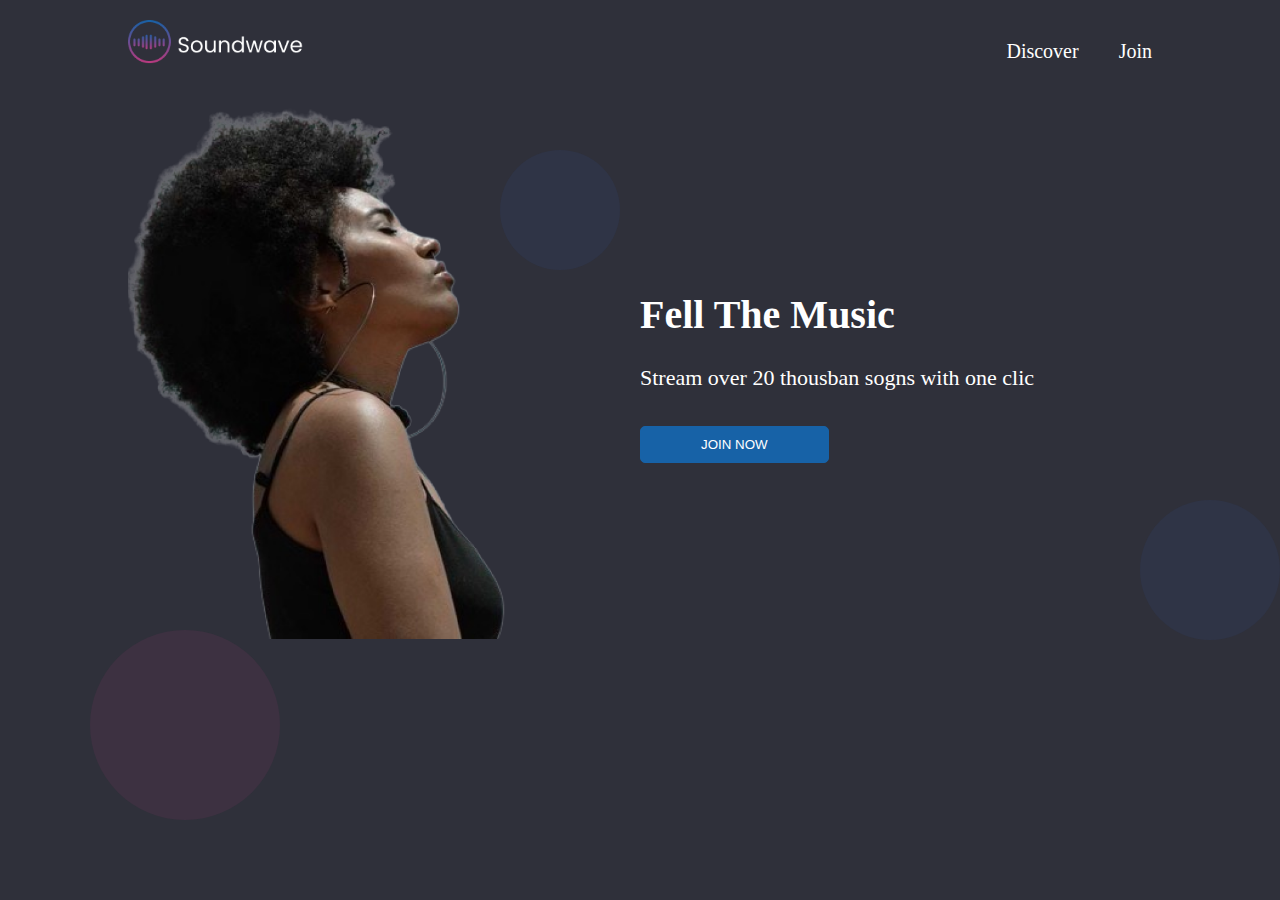
<file: index.html>
<!DOCTYPE html>
<html lang="en">
<head>
    <meta charset="UTF-8">
    <meta name="viewport" content="width=device-width, initial-scale=1.0">
    <title>Sonwave</title>
    <link rel="stylesheet" href="assets/css/style.css">
</head>
<body> 
  <header id="header">
    
    <div class="header-content">
   <nav>
      <div class="logo">
      <a href="#"><img src="assets/images/logo.png" alt="image logo"></a>
    </div>
    
   <ul class="menu">
      <li><a href="discover.html">Discover</a></li>
      <li><a href="join.html">Join</a></li>
    </ul>
    <div class="toggle-menu"></div>
   
  </nav>
 
   
    </div>  
    
 </header>
 
  <section>
    <div class="content-features">
      <div class="left">
         <img src="assets/images/img.png" alt="images feature"> 
      </div>
      <div class="right">
        <h1>Fell The Music</h1>
        <p>Stream over 20 thousban sogns with one clic</p>
       <button class="btn">JOIN NOW</button>
      </div>
    </div>
    <div class="cercle-rouge1"></div>
  <div class="cercle-rouge2"></div>
  <div class="cercle-rouge3"></div>
  </section>
  <!-- <script>
    var small_menu = document.querySelector('.toggle-menu')
    var menu = document.querySelector('menu')
  
    small_menu.oneclick = function(){
     small_menu.classList.toggle('active');
     menu.classList.toggle('responsive');
    }
  </script> -->
  
 
 
</body>
</html>
</file>
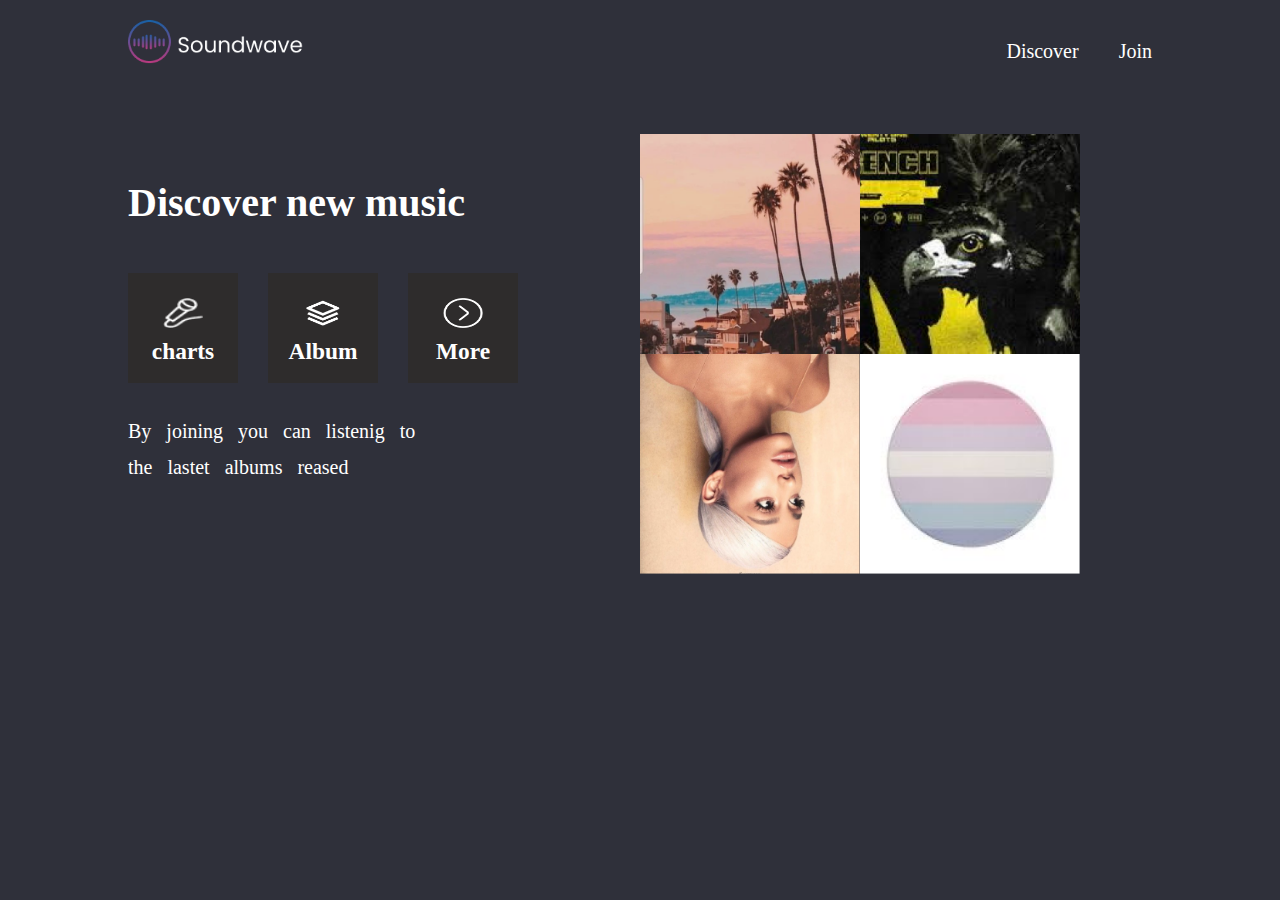
<file: discover.html>
<!DOCTYPE html>
<html lang="en">
<head>
    <meta charset="UTF-8">
    <meta name="viewport" content="width=device-width, initial-scale=1.0">
    <title>Sonwave</title>
    <link rel="stylesheet" href="assets/css/style.css">
</head>
<body>
    <header id="header">
        <div class="header-content"> <nav>
          <div class="logo">
          <img src="assets/images/logo.png" alt="images logo">
        </div>
       <ul>
          <li><a href="discover.html">Discover</a></li>
          <li><a href="join.html">Join</a></li>
        </ul>
       </nav>
       </div>
       
         
        
     </header>
     <main>
      <section id="content-features">
        <div class="left">
          <h1>Discover new music</h1>
          <div class="content-cadre">
            <div class="cadre">
              <img src="assets/images/image.png" alt="image micro">
              <h3>charts</h3>
            </div>
            <div class="cadre">
              <img src="assets/images/bx_layer.png" alt="image album">
              <h3>Album</h3>
            </div>
            <div class="cadre">
              <img src="assets/images/Group.png" alt="image groupe">
              <h3>More</h3>
            </div>
          </div>
          <p>By joining  you can listenig to <br> 
            the lastet albums reased</p>
         
        </div>
        <div class="right-img">
          <img src="assets/images/img3.png" alt="image3">
          <img src="assets/images/img4.png" alt="image4">
          <img src="assets/images/img2.png" alt="image2">
          <img src="assets/images/img5.png" alt="image5">
        </div>
        
      </section>
     </main>
    
</body>
</html>
</file>
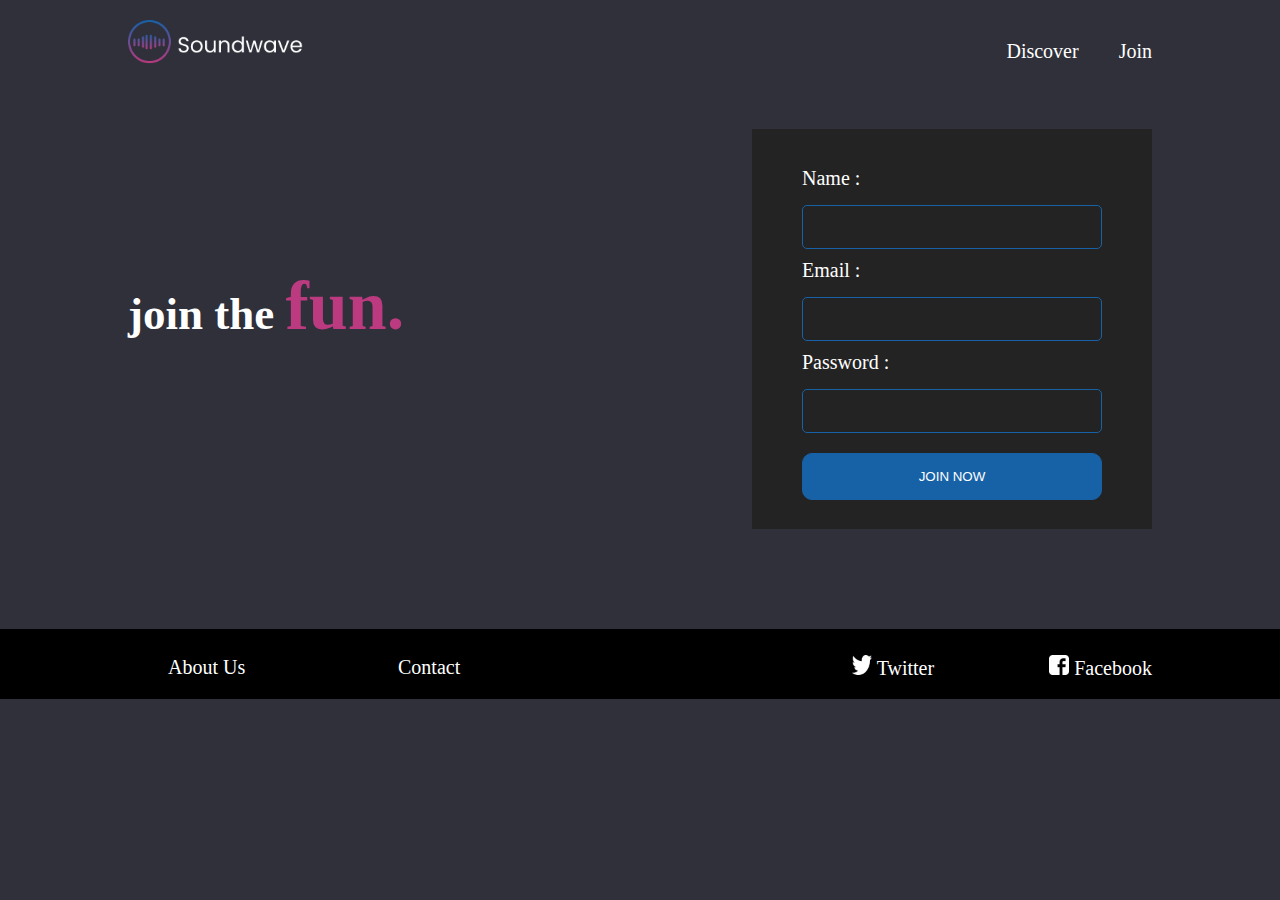
<file: join.html>
<!DOCTYPE html>
<html lang="en">
<head>
    <meta charset="UTF-8">
    <meta name="viewport" content="width=device-width, initial-scale=1.0">
    <title>Sonwave</title>
    <link rel="stylesheet" href="assets/css/style.css">
</head>
<body>
    <header id="header">
        <div class="header-content"> 
    
            <nav>
          <div class="logo">
          <img src="assets/images/logo.png" alt="images logo">
        
        </div>
       <ul class="menu">
          <li><a href="discover.html">Discover</a></li>
          <li><a href="join.html">Join</a></li>
        </ul>
       </nav>
       </div>
    </header>
    <section id="join">
        <div class="fun">join the <span>fun.</span></div>
        <div class="contact">
            <form action="#" id="form1">
                <div class="content-form">
                   
                        <label for="name">Name :</label>
                        <input type="text" id="name" name="name" required>
                   
                    
                         <label for="name">Email : </label>
                        <input type="text" id="email" name="email" required>
                  
                    
                        <label for="name">Password : </label>
                        <input type="text" id="password" name="password" required>
                    
                    
                        <button>JOIN NOW</button>
                    
            
                </div>
            </form>
        </div>
    </section>
    <footer>
       <div class="footer-content">
        <div>
            <ul class="ul-footer">
                <li>About Us</li>
                <li>Contact</li>
            </ul>
        </div>
        <div class="content-reseau">
           <div>
            <img src="assets/images/Vector-twitter.png" alt="image twitter"> 
            Twitter
           </div>
           <div>
            <img src="assets/images/Vector-facebook.png" alt="image Facebook">
            Facebook
           </div>
        </div>
       </div>

    </footer>
</body>
</html>
</file>
<file: assets/css/style.css>
@import url('https://fonts.googleapis.com/css2?family=Poppins:ital,wght@0,100;0,200;0,300;0,400;0,500;0,600;0,700;0,800;0,900;1,100;1,200;1,300;1,400;1,500;1,600;1,700;1,800;1,900&family=Roboto:ital,wght@0,100;0,300;0,400;0,500;0,700;0,900;1,100;1,300;1,400;1,500;1,700;1,900&display=swap');

:root{
    --dark-bg:#2F303A;
    --pink-bg:#BC3A80;
    --blue:#1762A7;
    --white:#ffffff;
    
   

}

*{
    box-sizing: border-box;
    font-family: 'Roboto' sans-serif;
    

}
body {
    
    margin: 0;
    padding: 0;
    font-size: 20px;
    background-color: var(--dark-bg);
    

}
.header-content, .content-features, #content-features, #join, .footer-content{
    
    width: 80%;
    margin: 0 auto;

}
.toggle-menu {
   display: none;     
}

nav {
    display: flex;
    justify-content: space-between;
    align-items: center;
    margin-top: 20px; 
    color: #ffffff; 
  
   
    
}
nav ul{
    list-style-type: none;
    display: flex;
    gap: 40px;
    
}
.header-content a{
    list-style: none;
    text-decoration: none;
    color: #ffffff;
    font-size: 20px;
}
.logo img{
    width: 300px;
   
}
.content-features{
    display: flex;
    justify-content: space-between;
   
   

}
.content-features .left ,
.content-features .right {
    width: 50%;
}
.content-features .left img {
    width: 80%;
}
.content-features .right{
    display: flex;
    flex-direction: column;
    justify-content: center;
}

.content-features .right h1{
    font-size: 40px;
    color: #ffffff;
}

.content-features .right P{
    margin-bottom: 10px;
    margin-top: 0;
    font-size: 22px;
    color: #ffffff;
    
}
.content-features .right button{

    align-self: flex-start;
    background-color: var(--blue);
    border: 1px solid var(--blue);
    padding: 10px 60px;
    border-radius: 5px;
    color: #ffffff; 
    margin-top: 25px;
}
.content-cadre {
    display: flex; 
    gap: 30px;

}
.content-cadre h3{
    color: #ffffff;
    margin-top:0;
}
.cercle-rouge1 {
    position: absolute; 
    width: 190px;
    height: 190px;
    border-radius: 50%;
    background-color: rgb(188, 58, 128, .1);
    left: 90px;
    bottom: 80px;
    z-index: -1;
}
.cercle-rouge2 {
    position: absolute; 
    width: 120px;
    height: 120px;
    border-radius: 50%;
    background-color: rgb(52, 87, 178, .1);
    top: 150px;
    left: 500px;
    z-index: -1;
}
.cercle-rouge3 {
    position: absolute; 
    width: 140px;
    height: 140px;
    border-radius: 50%;
    background-color: rgb(52, 87, 178, .1);
    top: 500px;
    z-index: -1;
    right: 0;
    
    
    
}
#content-features{
    display: flex;
}
#content-features .left, #content-features .right-img {
    width: 50%;
}

#content-features .left{
    display: flex;
    flex-direction: column;
    justify-content: center;
}
#content-features .left h1{
    color: #ffffff;
   padding-bottom: 20px;
    

}
#content-features .left p{
    color: #ffffff;
    line-height: 1.8;
    word-spacing: 10px;
    padding-top: 10px;
}
#content-features .cadre {
    width: 110px;
    height: 110px;
    background-color: rgb(46, 44, 44);
    display: flex;
    justify-content: center;
    align-items: center;
    flex-direction: column;
  
}
#content-features .cadre img {
    width: 40px;
    height: 40px;
    margin-top: 30px;
    margin-bottom: 0;
    padding-bottom: 10px;
   
}
#content-features .right-img{
    display: grid;
    grid-template-rows: repeat(2, 220px);
    grid-template-columns: repeat(2, 220px);
    align-items: center;
    margin-top: 50px;   
}
#content-features .right-img img {
    width: 220px;
    height: 220px;   
    
}
#join {
    display: flex;
    justify-content: space-between;
    align-items: center;
    
}
#join .fun{
    font-size: 45px;
    font-weight: bold;
    color: #ffffff;

}
#join .fun span {
    color: var(--pink-bg);
    font-size: 70px;
    font-weight: bold;
}
#join label{
    display: block;
    color: #ffffff;
    margin-left: 50px;
    margin-bottom: 15px;
    margin-top: 10px;
}
#join input {
    
    background-color: rgb(36, 35, 35);
    border:1px solid var(--blue);
    border-radius: 5px;
    line-height:3 ;
    width: 300px;
    margin: 0 auto;
}
.content-inp-label {
    display: flex;
    justify-content: center;
    flex-direction: column;
    
    
}
.content-form {
    width: 400px;
    height:400px;
    background-color: rgb(36, 35, 35);
    display: flex;
    justify-content: center;
    flex-direction: column;
    margin-top: 45px;

   
}
.content-form button {
    width: 300px;
    margin: 0 auto;
    padding: 15px;
    background-color: var(--blue);
    border: 1px solid var(--blue);
    margin-top: 20px;
    border-radius: 10px;
    color: #ffffff;
    word-spacing: 2;
}
footer {
    background-color: black;
    height: 70px;
    width: 100%;
    color: #ffffff;
    margin-top: 100px;
   
}
.content-reseau{
    display: flex;
    justify-content:space-between ;
    width: 300px;
    font-size: 20px;
}
.footer-content{
    display: flex;
    justify-content: space-between;
    color: #ffffff;
    
    align-items: center;
    padding-top: 7px;
}
.footer-content ul{
    display: flex;
}
.footer-content ul li{
    list-style: none;
    
    width: 230px;
}
.footer-content img{
    width: 20px;
    height: 20px;

}
@media screen and (max-width:800px){
    nav {
        width: 30%;
        margin-top: 20px;
        color: #ffffff;
      
       
        
    }
     
    .header-content, .content-features, #content-features, #join, .footer-content{
    
        width: 80%;
        margin: 0 auto;
    
    }
    .content-features{
        display: flex;
        flex-direction: column;
        justify-content: center;
        width: 50%;
    }.content-features .left ,
    .content-features .right {
        width: 100%;
    }
    .cercle-rouge1{
        position: absolute; 
        width: 100px;
        height: 100px;
        border-radius: 50%;
        background-color: rgb(188, 58, 128, .1);
        left: 170px;
        bottom: 260px;
        z-index: -1;
    }
    .cercle-rouge2 {
        position: absolute; 
        width: 50px;
        height: 50px;
        border-radius: 50%;
        background-color: rgb(52, 87, 178, .1);
        top: 140px;
        left: 350px;
        z-index: -1;
    }
    .cercle-rouge3 {
        display: none;
        
        
        
    }
    #content-features{
        display: flex;
        flex-direction: column;
        width: 100;
    }
    #content-features .left,  #content-features .right {
        width: 100%;

    }
    #content-features .right-img{
        display: grid;
        grid-template-rows: repeat(2, 200px);
        grid-template-columns: repeat(2, 200px);
        align-items: center;
        margin-top: 50px;
        
       

    }
    #content-features .cadre {
        width: 90px;
        height: 90px;
        background-color: rgb(46, 44, 44);
        display: flex;
        justify-content: center;
        align-items: center;
        flex-direction: column;
      
    }
    #content-features .cadre img {
        width: 30px;
        height: 30px;
        margin-top: 30px;
        margin-bottom: 0;
        padding-bottom: 10px;
       
    }
    #content-features .cadre h3{
        font-size: 20px;
    }
    #join{
        display: flex;
        flex-direction: column;
    }
    #join .fun{
        margin-top: 20px;
        font-size: 30px;
        font-weight: bold;
        color: #ffffff;
    
    }
    #join .fun span {
        color: var(--pink-bg);
        font-size: 40px;
        font-weight: bold;
    }
    .content-form {
        width: 300px;
        height:400px;
        background-color: rgb(36, 35, 35);
        display: flex;
        justify-content: center;
        flex-direction: column;
        margin-top: 45px;
    }
    #join input {
        background-color: rgb(36, 35, 35);
        border:1px solid var(--blue);
        border-radius: 10px;
        line-height:3 ;
        width: 200px;
        margin: 0 auto;
        padding:0  3px;
    }
    #join label{
        display: block;
        color: #ffffff;
        margin-left: 57px;
        margin-bottom: 15px;
        margin-top: 10px;
        font-size: 15px;
    }
    .content-form button {
        width: 200px;
        margin: 0 auto;
        padding: 10px;
        background-color: var(--blue);
        border: 1px solid var(--blue);
        margin-top: 20px;
        border-radius: 10px;
        color: #ffffff;
        word-spacing: 2;
    }
    footer {
       
        height: 100px;
       width: 100%;
        color: #ffffff;
        
        margin: 0 auto;
       
    }
    .footer-content{
        margin-top: 100px;
        display: flex;
        flex-direction: column;
        justify-content: center;
    }
    .ul-footer {
        text-align: center;
        margin-right: 20px;
    }
    
    /* .toggle-menu {
        display: flex;
        height: 50px;
        width: 50px;
        background-color: var(--pink-bg);
        align-items: center;
        justify-content: center;
        position: relative;
        cursor: pointer;
       
    }
    .toggle-menu::before {
        position: absolute;
        content: "";
        height: 3px;
        width: 28px;
        background-color: var(--pink-bg);
        border-radius: 6px;
        box-shadow: 0 10px 0 var(--pink-bg);
        transform: translateY(-10px);
        
    }
    .toggle-menu.active::before {
        transform: translateY(0) rotate(135deg);
       


    }
    .toggle-menu::after {
        position: absolute;
        content: "";
        height: 3px;
        width: 28px;
        background-color: var(--pink-bg);
        border-radius: 6px;
        transform: translateY(10px);
        


    }
    header .menu .responvive {
        display: flex;
    } */


   

}
</file>
